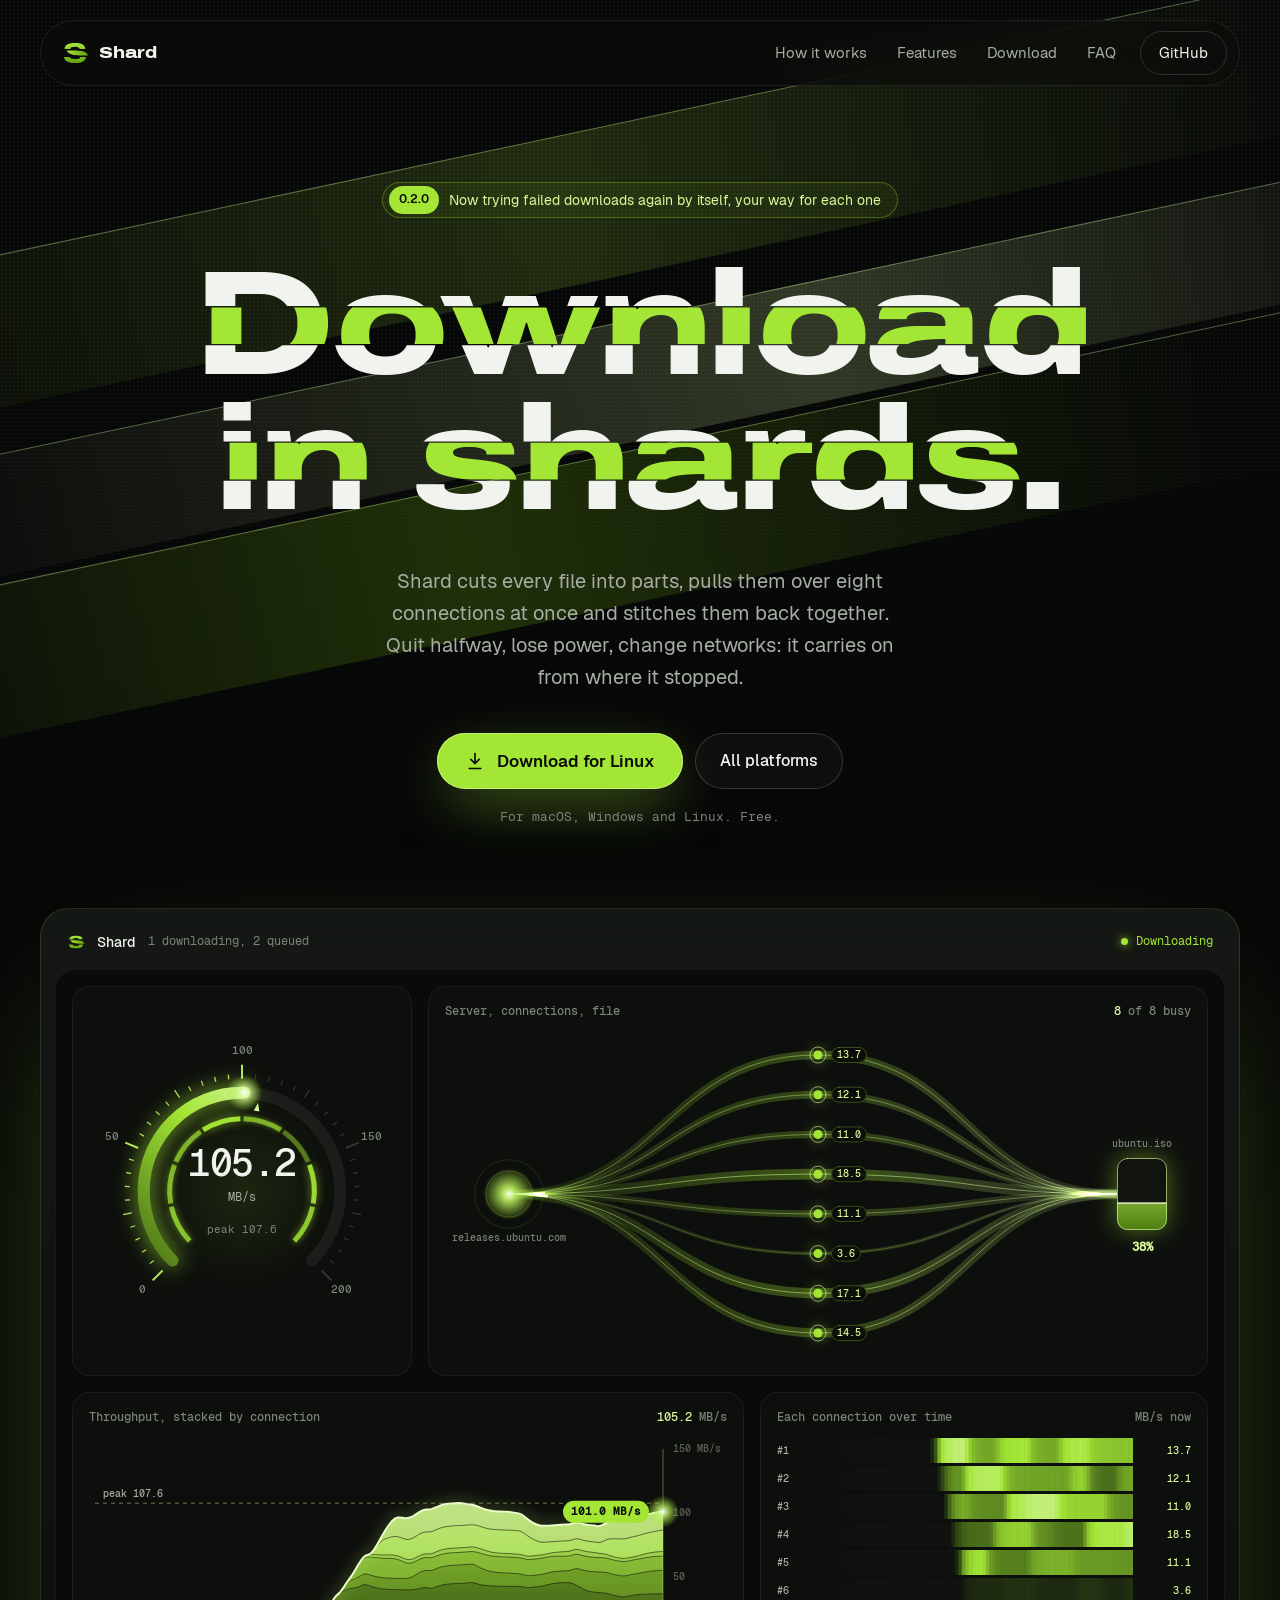
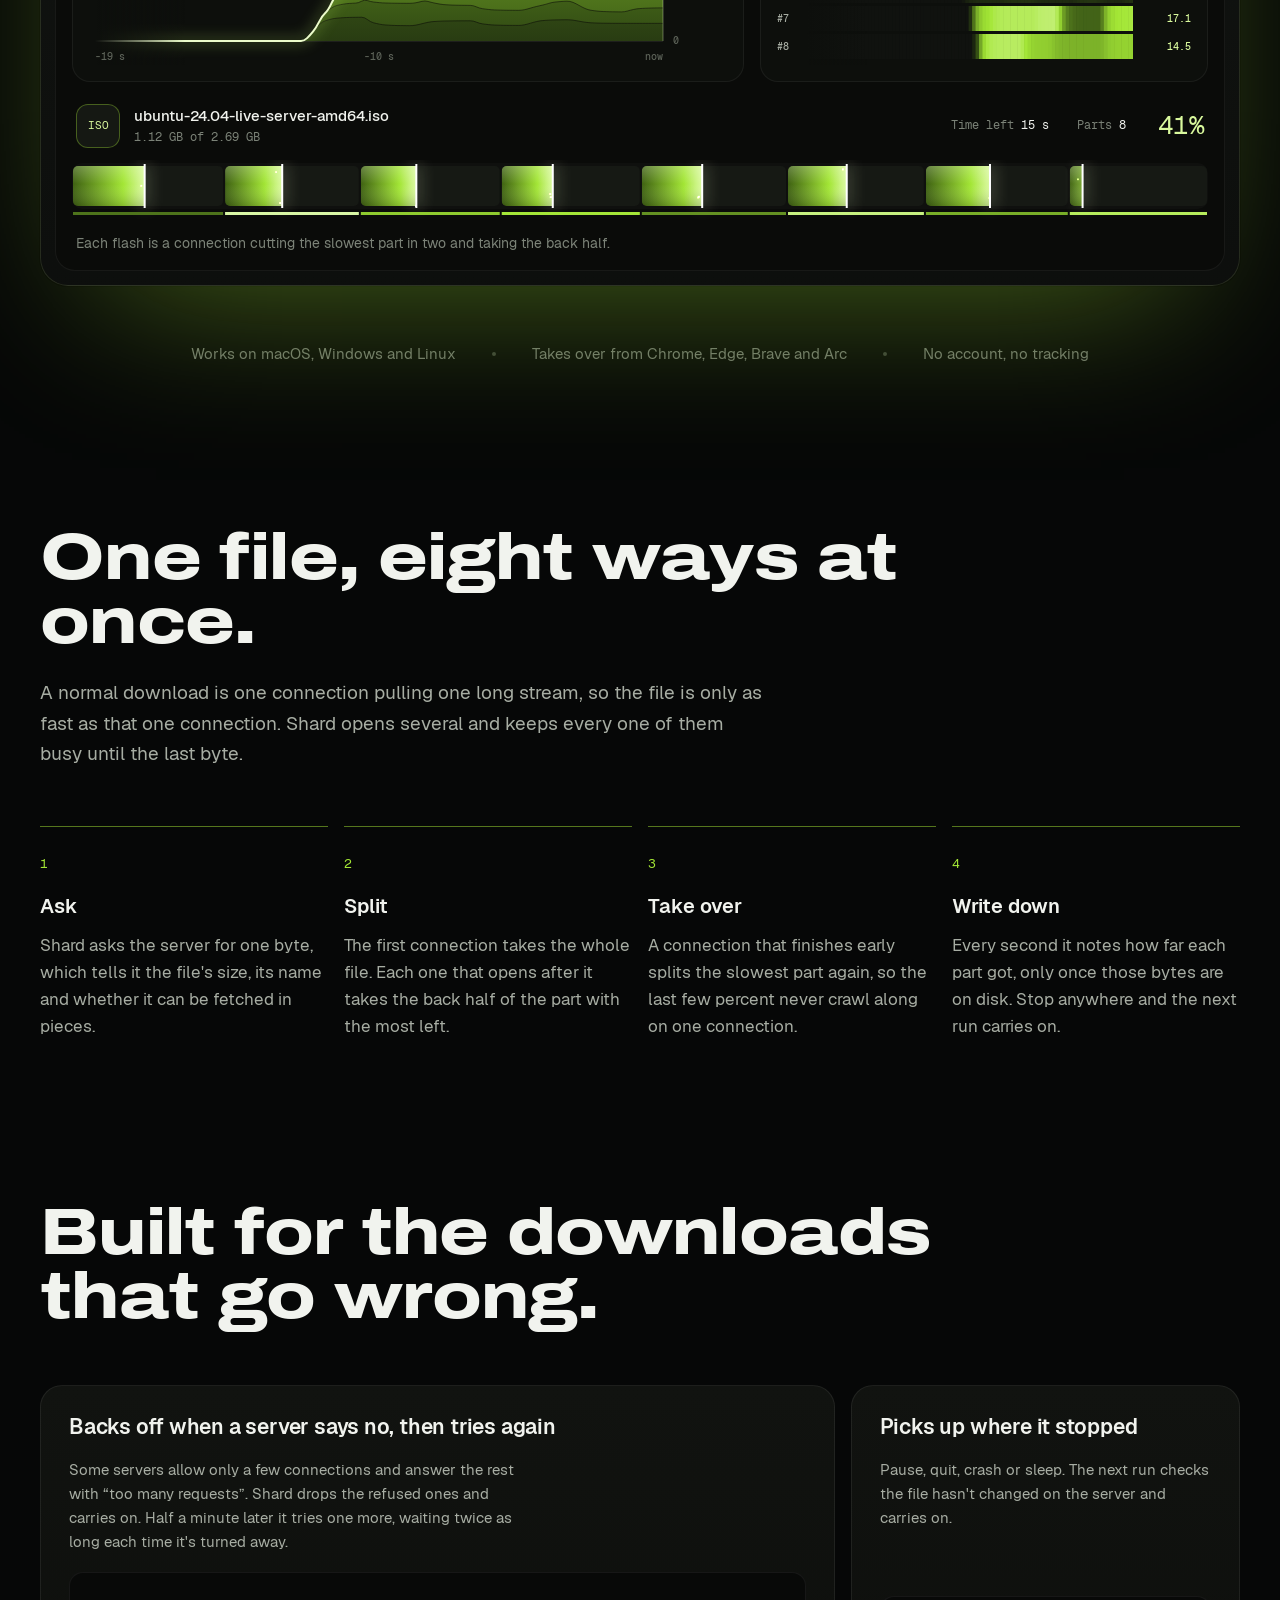
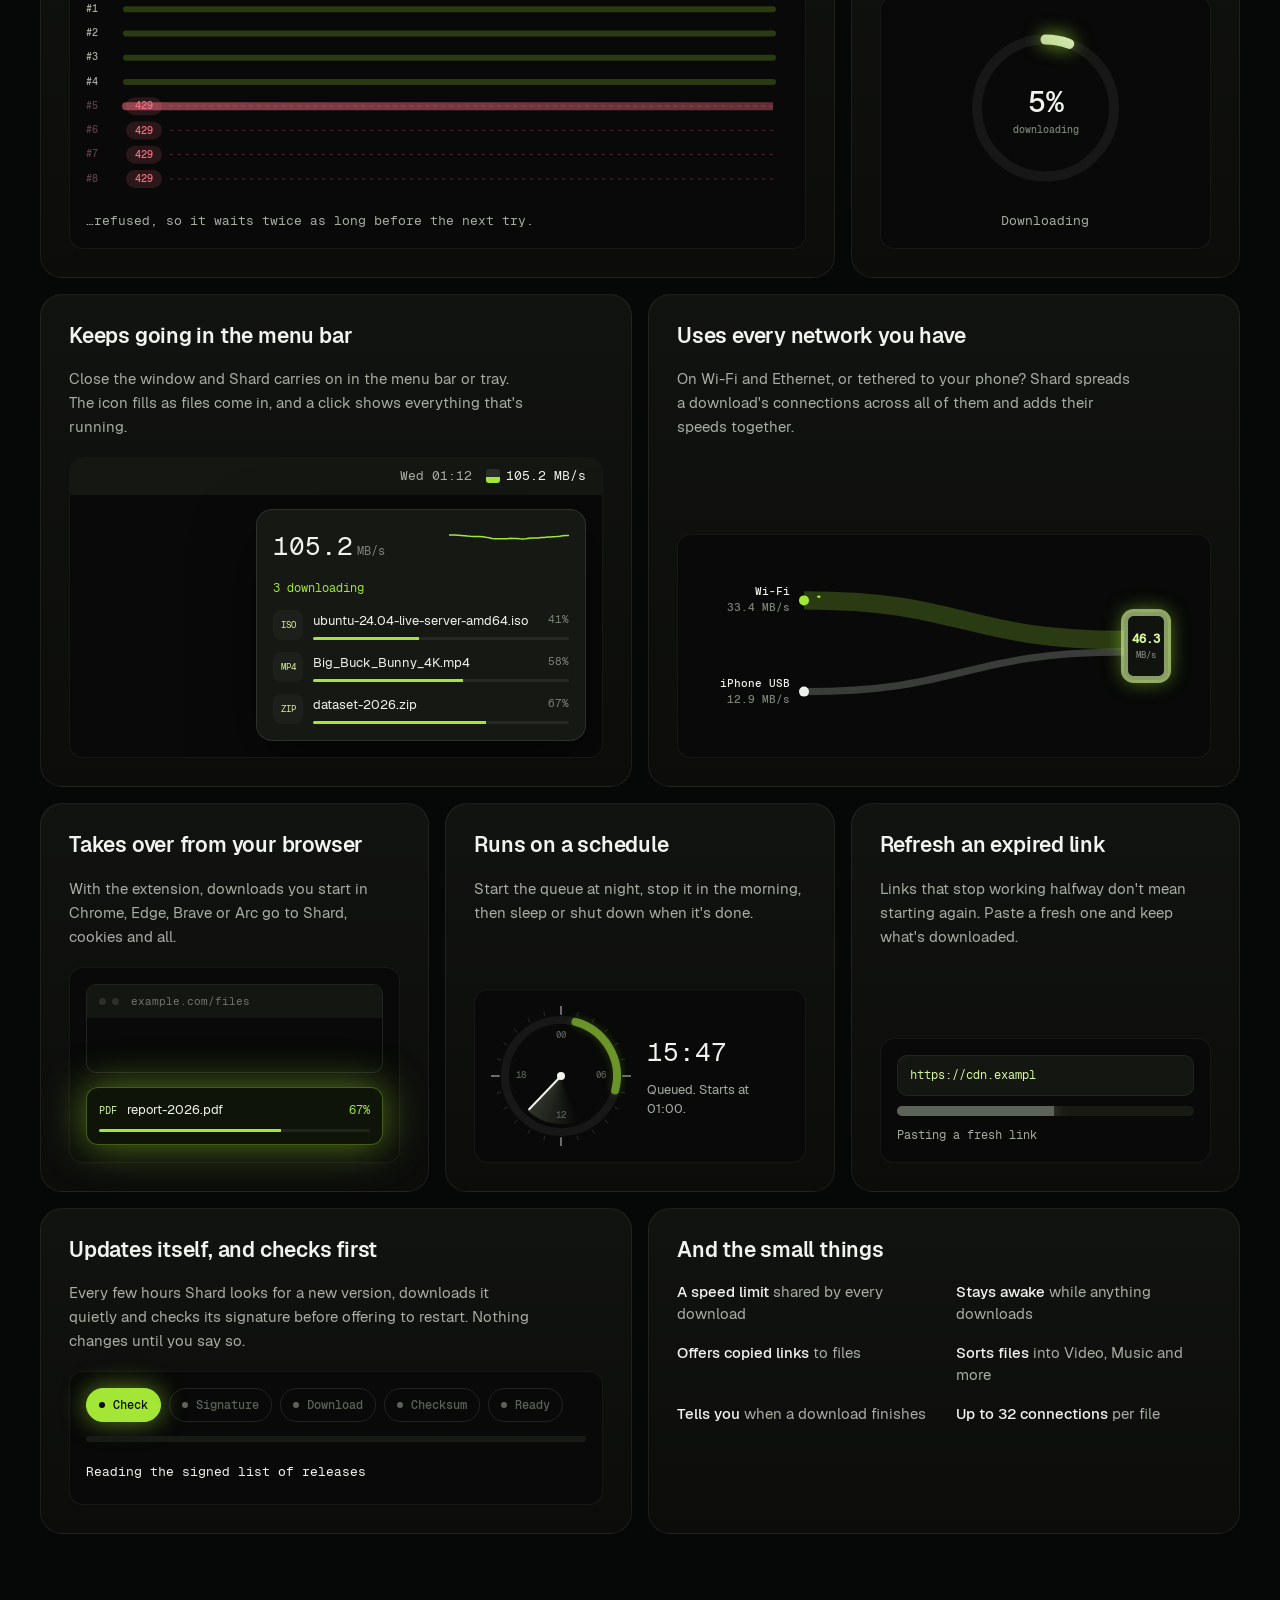
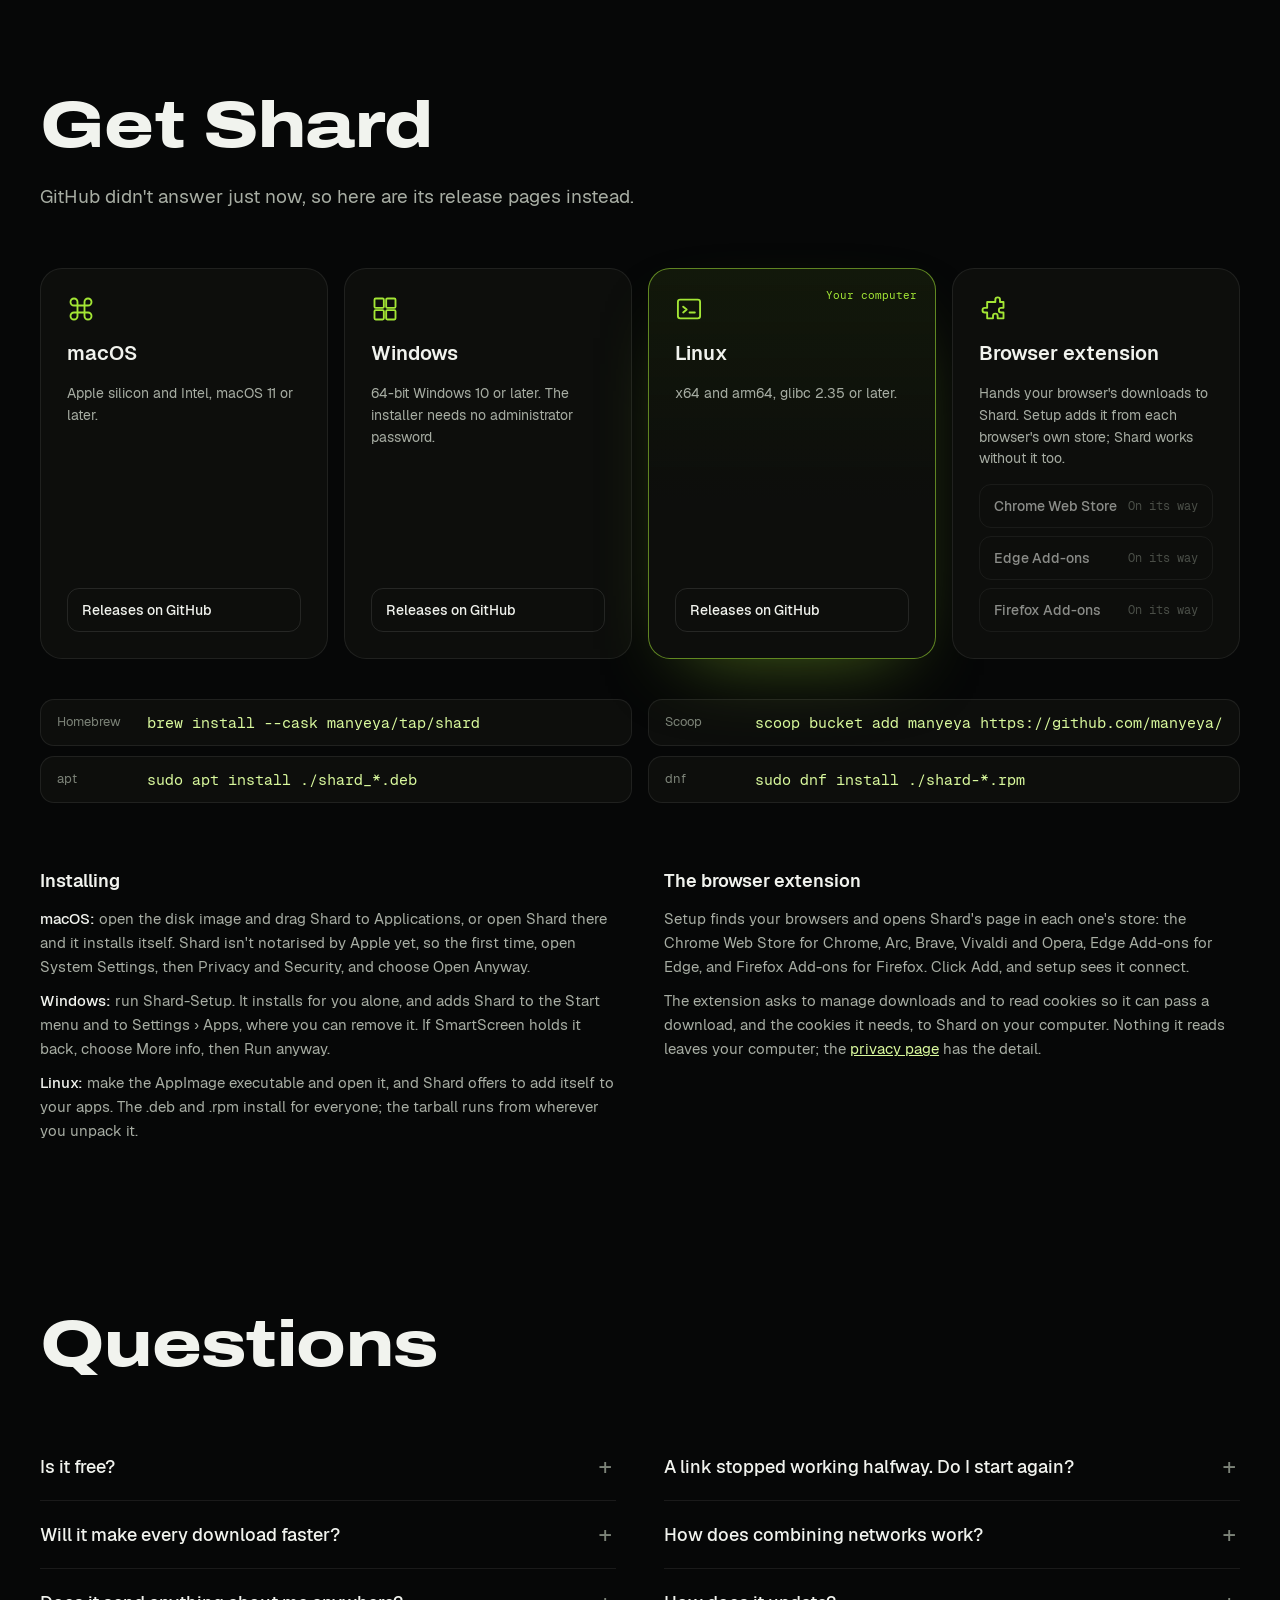
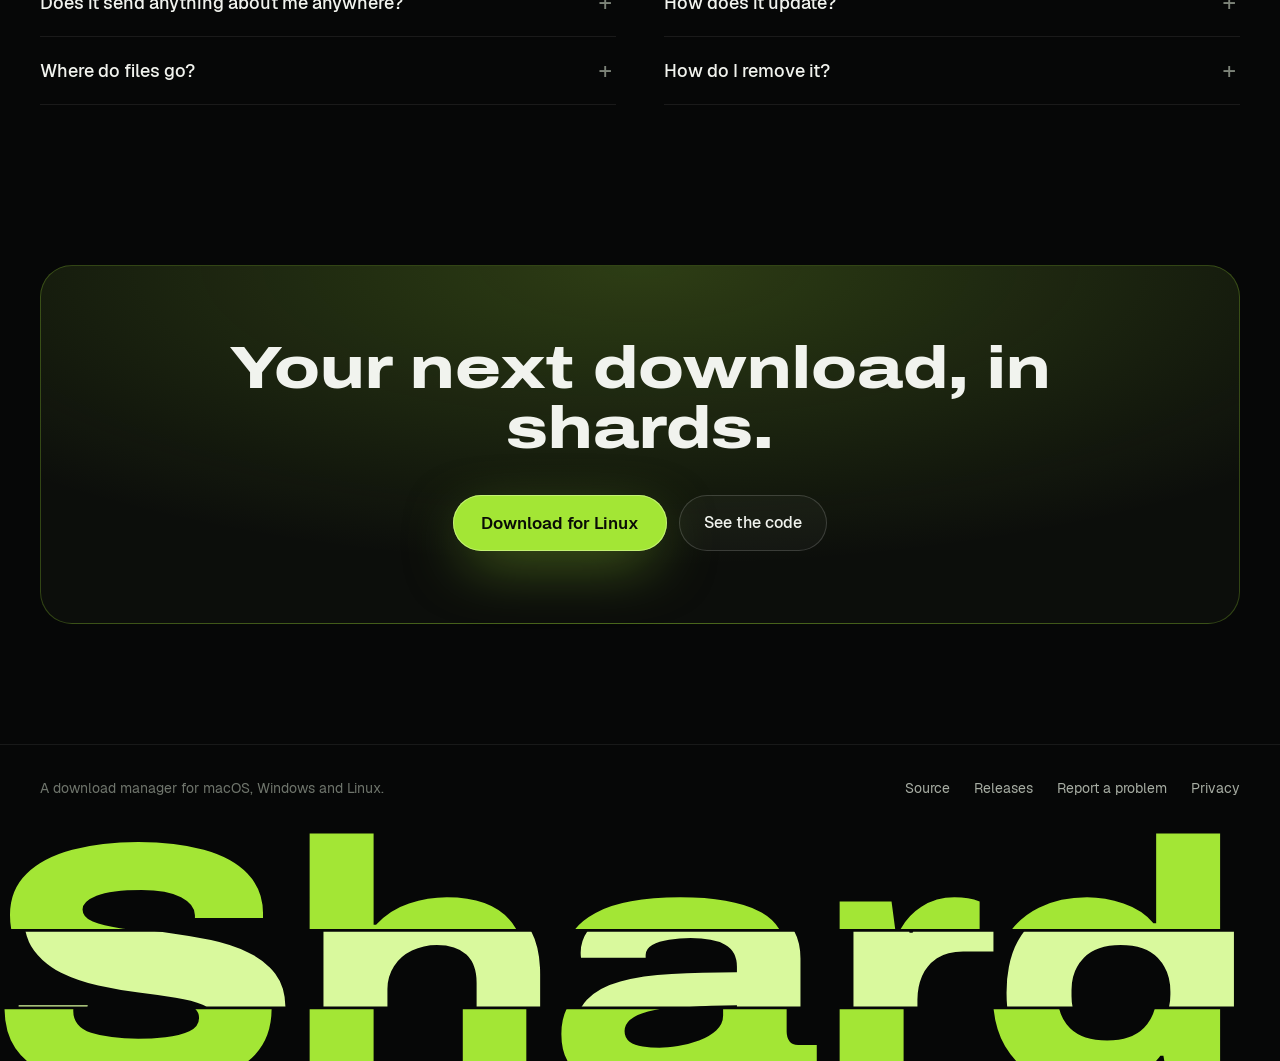
<file: site/index.html>
<!doctype html>
<html lang="en">
<head>
  <meta charset="utf-8">
  <meta name="viewport" content="width=device-width, initial-scale=1">
  <title>Shard: download in shards</title>
  <meta name="description" content="Shard is a download manager for macOS, Windows and Linux. It cuts every file into parts, fetches them over many connections at once, and carries on wherever it stopped.">
  <meta name="theme-color" content="#060707">
  <meta property="og:title" content="Shard: download in shards">
  <meta property="og:description" content="A download manager that fetches every file in parallel parts, and picks up where it stopped.">
  <meta property="og:image" content="https://manyeya.github.io/shard/social-preview.png">
  <meta property="og:image:width" content="1280">
  <meta property="og:image:height" content="640">
  <meta name="twitter:card" content="summary_large_image">
  <link rel="icon" href="favicon.png">
  <link rel="preload" href="fonts/ArchivoExpanded-ExtraBold.ttf" as="font" type="font/ttf" crossorigin>
  <link rel="stylesheet" href="style.css">
</head>
<body>
<a class="skip" href="#main">Skip to the content</a>
<div class="page">
  <div class="shards" aria-hidden="true">
    <div class="shard-beam s1"></div>
    <div class="shard-beam s2"></div>
    <div class="shard-beam s3"></div>
    <div class="grain"></div>
  </div>

  <header class="wrap nav">
    <a class="brand" href="#top" aria-label="Shard, back to the top">
      <img src="logo.svg" alt="" width="28" height="28">
      <span class="disp">Shard</span>
    </a>
    <nav class="navlinks" aria-label="Sections">
      <a href="#how">How it works</a>
      <a href="#features">Features</a>
      <a href="#download">Download</a>
      <a href="#faq">FAQ</a>
    </nav>
    <a class="nav-github" href="https://github.com/manyeya/shard">GitHub</a>
  </header>

  <main id="main">
    <section id="top" class="wrap hero">
      <a class="pill" href="#features"><span>0.2.0</span>Now trying failed downloads again by itself, your way for each one</a>
      <h1 class="sliced disp" aria-label="Download in shards.">
        <span class="line" aria-hidden="true">Download</span>
        <span class="line" aria-hidden="true">in shards.</span>
      </h1>
      <p class="lede">Shard cuts every file into parts, pulls them over eight connections at once and stitches them back together. Quit halfway, lose power, change networks: it carries on from where it stopped.</p>
      <div class="ctas">
        <a class="cta" id="get" href="https://github.com/manyeya/shard/releases/latest">
          <svg width="20" height="20" viewBox="0 0 24 24" fill="none" stroke="currentColor" stroke-width="2" stroke-linecap="round" stroke-linejoin="round" aria-hidden="true"><path d="M12 3v12"/><path d="m7 10 5 5 5-5"/><path d="M5 21h14"/></svg>
          <span id="get-label">Download Shard</span>
        </a>
        <a class="ghost" href="#download">All platforms</a>
      </div>
      <p class="mono fine" id="get-note">For macOS, Windows and Linux. Free.</p>
    </section>

    <section class="wrap console-wrap" aria-label="A simulated download in Shard: a speed gauge, the connections carrying the file, a throughput chart, each connection's speed over time, and the file's parts filling.">
      <div class="glass">
        <div class="console-bar">
          <img src="logo.svg" alt="" width="18" height="18">
          <span class="console-title">Shard</span>
          <span class="mono dim">1 downloading, 2 queued</span>
          <span class="mono live-dot"><i></i><span id="c-state">Downloading</span></span>
        </div>
        <div class="console">
          <div class="cluster">
            <div class="card gauge-card">
              <div class="gauge">
                <canvas id="au-gauge" aria-hidden="true"></canvas>
                <div class="gauge-read">
                  <div class="mono gauge-speed" id="g-speed">0.0</div>
                  <div class="mono gauge-unit">MB/s</div>
                  <div class="mono gauge-peak">peak <span id="g-peak">0.0</span></div>
                </div>
              </div>
            </div>
            <div class="card">
              <div class="card-h"><span>Server, connections, file</span><span><b id="f-live">8</b> of <span id="f-n">8</span> busy</span></div>
              <canvas id="au-flow" class="fill" style="height: 330px" aria-hidden="true"></canvas>
            </div>
          </div>
          <div class="cluster2">
            <div class="card">
              <div class="card-h"><span>Throughput, stacked by connection</span><span><b id="c-speed">0.0</b> MB/s</span></div>
              <canvas id="au-chart" class="fill" style="height: 230px" aria-hidden="true"></canvas>
            </div>
            <div class="card">
              <div class="card-h"><span>Each connection over time</span><span>MB/s now</span></div>
              <canvas id="au-spectro" class="fill" style="height: 230px" aria-hidden="true"></canvas>
            </div>
          </div>
          <div class="file-row">
            <span class="mono tile-kind">ISO</span>
            <div class="file-meta">
              <div class="file-name">ubuntu-24.04-live-server-amd64.iso</div>
              <div class="mono dim small" id="c-file">0 of 2.69 GB</div>
            </div>
            <div class="mono file-stats">
              <span>Time left <b id="c-eta">Starting</b></span>
              <span>Parts <b id="c-parts">1</b></span>
            </div>
            <span class="mono file-pct" id="c-pct">0%</span>
          </div>
          <canvas id="au-map" class="fill" style="height: 62px" aria-hidden="true"></canvas>
          <p class="caption" id="c-caption">Each flash is a connection cutting the slowest part in two and taking the back half.</p>
        </div>
      </div>
    </section>

    <section class="wrap works" aria-label="Works with">
      <span>Works on macOS, Windows and Linux</span><i></i>
      <span>Takes over from Chrome, Edge, Brave and Arc</span><i></i>
      <span>No account, no tracking</span>
    </section>

    <section id="how" class="wrap section">
      <h2 class="disp">One file, eight ways at once.</h2>
      <p class="intro">A normal download is one connection pulling one long stream, so the file is only as fast as that one connection. Shard opens several and keeps every one of them busy until the last byte.</p>
      <ol class="steps">
        <li><span class="mono">1</span><h3>Ask</h3><p>Shard asks the server for one byte, which tells it the file's size, its name and whether it can be fetched in pieces.</p></li>
        <li><span class="mono">2</span><h3>Split</h3><p>The first connection takes the whole file. Each one that opens after it takes the back half of the part with the most left.</p></li>
        <li><span class="mono">3</span><h3>Take over</h3><p>A connection that finishes early splits the slowest part again, so the last few percent never crawl along on one connection.</p></li>
        <li><span class="mono">4</span><h3>Write down</h3><p>Every second it notes how far each part got, only once those bytes are on disk. Stop anywhere and the next run carries on.</p></li>
      </ol>
    </section>

    <section id="features" class="wrap section">
      <h2 class="disp">Built for the downloads that go wrong.</h2>
      <div class="bento">
        <article class="tile w4">
          <h3>Backs off when a server says no, then tries again</h3>
          <p>Some servers allow only a few connections and answer the rest with “too many requests”. Shard drops the refused ones and carries on. Half a minute later it tries one more, waiting twice as long each time it's turned away.</p>
          <div class="stage">
            <canvas id="au-limit" class="fill" style="height: 210px" aria-hidden="true"></canvas>
            <div class="mono note" id="lim-note">Starting with 8 connections</div>
          </div>
        </article>
        <article class="tile">
          <h3>Picks up where it stopped</h3>
          <p>Pause, quit, crash or sleep. The next run checks the file hasn't changed on the server and carries on.</p>
          <div class="stage">
            <canvas id="au-resume" class="fill" style="height: 190px" aria-hidden="true"></canvas>
            <div class="mono note center" id="res-note">Downloading</div>
          </div>
        </article>

        <article class="tile w3">
          <h3>Keeps going in the menu bar</h3>
          <p>Close the window and Shard carries on in the menu bar or tray. The icon fills as files come in, and a click shows everything that's running.</p>
          <div class="stage tray-stage">
            <div class="menubar">
              <span class="mono">Wed 01:12</span>
              <span class="menubar-shard"><span class="tray-icon"><i id="t-icon"></i></span><span class="mono"><span class="t-speed">0.0</span> MB/s</span></span>
            </div>
            <div class="tray">
              <div class="tray-head">
                <span><span class="mono tray-big t-speed">0.0</span> <span class="mono dim small">MB/s</span></span>
                <svg width="120" height="30" viewBox="0 0 120 30" aria-hidden="true"><path id="t-spark" d="M0,28 L120,28" fill="none" stroke="#a3e635" stroke-width="1.5"/></svg>
              </div>
              <div class="mono lime small">3 downloading</div>
              <div class="tray-row"><span class="mono tile-kind sm">ISO</span><div><div class="tray-line"><span>ubuntu-24.04-live-server-amd64.iso</span><span class="mono dim" id="tr0">0%</span></div><span class="meter"><i id="tb0"></i></span></div></div>
              <div class="tray-row"><span class="mono tile-kind sm">MP4</span><div><div class="tray-line"><span>Big_Buck_Bunny_4K.mp4</span><span class="mono dim" id="tr1">0%</span></div><span class="meter"><i id="tb1"></i></span></div></div>
              <div class="tray-row"><span class="mono tile-kind sm">ZIP</span><div><div class="tray-line"><span>dataset-2026.zip</span><span class="mono dim" id="tr2">0%</span></div><span class="meter"><i id="tb2"></i></span></div></div>
            </div>
          </div>
        </article>
        <article class="tile w3">
          <h3>Uses every network you have</h3>
          <p>On Wi-Fi and Ethernet, or tethered to your phone? Shard spreads a download's connections across all of them and adds their speeds together.</p>
          <div class="stage"><canvas id="au-nets" class="fill" style="height: 190px" aria-hidden="true"></canvas></div>
        </article>

        <article class="tile">
          <h3>Takes over from your browser</h3>
          <p>With the extension, downloads you start in Chrome, Edge, Brave or Arc go to Shard, cookies and all.</p>
          <div class="stage hand">
            <div class="browser">
              <div class="mono browser-bar"><i></i><i></i><span>example.com/files</span></div>
              <div class="browser-body"><div class="mono chip" id="h-chip">report-2026.pdf</div></div>
            </div>
            <div class="hand-card" id="h-card">
              <div class="hand-line"><span class="mono lime-pale tiny">PDF</span><span>report-2026.pdf</span><span class="mono lime" id="h-pct">0%</span></div>
              <span class="meter"><i id="h-bar"></i></span>
            </div>
          </div>
        </article>
        <article class="tile">
          <h3>Runs on a schedule</h3>
          <p>Start the queue at night, stop it in the morning, then sleep or shut down when it's done.</p>
          <div class="stage dial-stage">
            <canvas id="au-dial" style="width: 140px; height: 140px" aria-hidden="true"></canvas>
            <div><div class="mono dial-time" id="s-time">00:00</div><div class="dial-state" id="s-state">Queued. Starts at 01:00.</div></div>
          </div>
        </article>
        <article class="tile">
          <h3>Refresh an expired link</h3>
          <p>Links that stop working halfway don't mean starting again. Paste a fresh one and keep what's downloaded.</p>
          <div class="stage refresh">
            <div class="mono url" id="r-url">Link expired: the server says 403</div>
            <div class="refresh-bar"><span id="r-bar"></span></div>
            <div class="mono small dim2" id="r-note">1.42 GB of 2.69 GB kept</div>
          </div>
        </article>

        <article class="tile w3">
          <h3>Updates itself, and checks first</h3>
          <p>Every few hours Shard looks for a new version, downloads it quietly and checks its signature before offering to restart. Nothing changes until you say so.</p>
          <div class="stage update">
            <div class="chain" id="u-chain"><span><i></i>Check</span><span><i></i>Signature</span><span><i></i>Download</span><span><i></i>Checksum</span><span><i></i>Ready</span></div>
            <div class="update-bar"><span id="u-bar"></span></div>
            <div class="update-line"><span class="mono" id="u-text">Reading the signed list of releases</span><span class="restart" id="u-ready" hidden>Restart to update</span></div>
          </div>
        </article>
        <article class="tile w3 small-things">
          <h3>And the small things</h3>
          <ul>
            <li><b>A speed limit</b> shared by every download</li>
            <li><b>Stays awake</b> while anything downloads</li>
            <li><b>Offers copied links</b> to files</li>
            <li><b>Sorts files</b> into Video, Music and more</li>
            <li><b>Tells you</b> when a download finishes</li>
            <li><b>Up to 32 connections</b> per file</li>
          </ul>
        </article>
      </div>
    </section>

    <section id="download" class="wrap section">
      <h2 class="disp">Get Shard</h2>
      <p class="intro" id="release-line">The latest release, straight from GitHub. Free, and there's nothing to sign up for.</p>
      <div class="plats">
        <div class="plat" data-os="mac">
          <svg width="28" height="28" viewBox="0 0 24 24" fill="none" stroke="#a3e635" stroke-width="1.6" stroke-linecap="round" stroke-linejoin="round" aria-hidden="true"><path d="M9 6a3 3 0 1 0-3 3h12a3 3 0 1 0-3-3v12a3 3 0 1 0 3-3H6a3 3 0 1 0 3 3z"/></svg>
          <h3>macOS</h3><p>Apple silicon and Intel, macOS 11 or later.</p>
          <div class="files" data-files="macos-universal.dmg"></div>
          <span class="mono yours">Your computer</span>
        </div>
        <div class="plat" data-os="windows">
          <svg width="28" height="28" viewBox="0 0 24 24" fill="none" stroke="#a3e635" stroke-width="1.6" stroke-linejoin="round" aria-hidden="true"><rect x="3" y="3" width="8" height="8" rx="1"/><rect x="13" y="3" width="8" height="8" rx="1"/><rect x="3" y="13" width="8" height="8" rx="1"/><rect x="13" y="13" width="8" height="8" rx="1"/></svg>
          <h3>Windows</h3><p>64-bit Windows 10 or later. The installer needs no administrator password.</p>
          <div class="files" data-files="setup windows-x64.zip"></div>
          <span class="mono yours">Your computer</span>
        </div>
        <div class="plat" data-os="linux">
          <svg width="28" height="28" viewBox="0 0 24 24" fill="none" stroke="#a3e635" stroke-width="1.6" stroke-linecap="round" stroke-linejoin="round" aria-hidden="true"><rect x="2.5" y="4" width="19" height="16" rx="2"/><path d="m7 10 3 2.5L7 15"/><path d="M12.5 15H17"/></svg>
          <h3>Linux</h3><p>x64 and arm64, glibc 2.35 or later.</p>
          <div class="files" data-files="linux-x64.AppImage linux-arm64.AppImage amd64.deb arm64.deb x86_64.rpm aarch64.rpm linux-x64.tar.gz linux-arm64.tar.gz"></div>
          <span class="mono yours">Your computer</span>
        </div>
        <div class="plat" data-os="extension">
          <svg width="28" height="28" viewBox="0 0 24 24" fill="none" stroke="#a3e635" stroke-width="1.6" stroke-linecap="round" stroke-linejoin="round" aria-hidden="true"><path d="M14 4a2 2 0 1 1 4 0v2h3v5h-2a2 2 0 1 0 0 4h2v5h-5v-2a2 2 0 1 0-4 0v2H7v-5H5a2 2 0 1 1 0-4h2V6h7z"/></svg>
          <h3>Browser extension</h3><p>Hands your browser's downloads to Shard. Setup adds it from each browser's own store; Shard works without it too.</p>
          <div class="files" data-stores></div>
        </div>
      </div>
      <p class="checksums" id="checksums"></p>
      <div class="managers" aria-label="Package managers">
        <div><span>Homebrew</span><code>brew install --cask manyeya/tap/shard</code></div>
        <div><span>Scoop</span><code>scoop bucket add manyeya https://github.com/manyeya/scoop-bucket; scoop install shard</code></div>
        <div><span>apt</span><code>sudo apt install ./shard_*.deb</code></div>
        <div><span>dnf</span><code>sudo dnf install ./shard-*.rpm</code></div>
      </div>
      <div class="install">
        <div>
          <h3>Installing</h3>
          <p><b>macOS:</b> open the disk image and drag Shard to Applications, or open Shard there and it installs itself. Shard isn't notarised by Apple yet, so the first time, open System Settings, then Privacy and Security, and choose Open Anyway.</p>
          <p><b>Windows:</b> run Shard-Setup. It installs for you alone, and adds Shard to the Start menu and to Settings › Apps, where you can remove it. If SmartScreen holds it back, choose More info, then Run anyway.</p>
          <p><b>Linux:</b> make the AppImage executable and open it, and Shard offers to add itself to your apps. The .deb and .rpm install for everyone; the tarball runs from wherever you unpack it.</p>
        </div>
        <div>
          <h3>The browser extension</h3>
          <p>Setup finds your browsers and opens Shard's page in each one's store: the Chrome Web Store for Chrome, Arc, Brave, Vivaldi and Opera, Edge Add-ons for Edge, and Firefox Add-ons for Firefox. Click Add, and setup sees it connect.</p>
          <p>The extension asks to manage downloads and to read cookies so it can pass a download, and the cookies it needs, to Shard on your computer. Nothing it reads leaves your computer; the <a href="privacy.html">privacy page</a> has the detail.</p>
        </div>
      </div>
    </section>

    <section id="faq" class="wrap section">
      <h2 class="disp">Questions</h2>
      <div class="faq">
        <div>
          <details><summary>Is it free?</summary><p>Yes. The code is on GitHub, and there's nothing to buy or sign up for.</p></details>
          <details><summary>Will it make every download faster?</summary><p>Only when one connection isn't using your whole line, which is common: many servers and routes limit each connection. If one connection already fills it, you still get resuming, the queue and the rest.</p></details>
          <details><summary>Does it send anything about me anywhere?</summary><p>No. Shard talks to the servers you download from, and to GitHub to check for updates. There's no account, no tracking and no analytics. The <a href="privacy.html">privacy page</a> lists everything it keeps.</p></details>
          <details><summary>Where do files go?</summary><p>Your Downloads folder, unless you choose another, ask to be asked each time, or sort files into folders by kind.</p></details>
        </div>
        <div>
          <details><summary>A link stopped working halfway. Do I start again?</summary><p>No. Right-click the download, choose Refresh link and paste a fresh link to the same file. If it's the same size, Shard keeps everything it already has.</p></details>
          <details><summary>How does combining networks work?</summary><p>Each connection is tied to one of your networks, taking them in turn, so a download's parts come in over all of them. You need two working connections, such as Wi-Fi and Ethernet, or Wi-Fi and a phone over USB.</p></details>
          <details><summary>How does it update?</summary><p>It checks for a new version every six hours, downloads it quietly, checks its signature and asks you to restart. Nothing changes until you choose to.</p></details>
          <details><summary>How do I remove it?</summary><p>On Windows, from Settings › Apps. On macOS, drag Shard from Applications to the Bin, or run <code>brew uninstall --cask shard</code>. On Linux, run <code>shard --uninstall</code>, or remove the package. Your downloaded files stay where they are.</p></details>
        </div>
      </div>
    </section>

    <section class="wrap last">
      <h2 class="disp">Your next download, in shards.</h2>
      <div class="ctas">
        <a class="cta" id="get2" href="https://github.com/manyeya/shard/releases/latest">Download Shard</a>
        <a class="ghost" href="https://github.com/manyeya/shard">See the code</a>
      </div>
    </section>
  </main>

  <footer class="footer">
    <div class="wrap footer-row">
      <span>A download manager for macOS, Windows and Linux.</span>
      <nav aria-label="Elsewhere">
        <a href="https://github.com/manyeya/shard">Source</a>
        <a href="https://github.com/manyeya/shard/releases">Releases</a>
        <a href="https://github.com/manyeya/shard/issues">Report a problem</a>
        <a href="privacy.html">Privacy</a>
      </nav>
    </div>
    <div class="disp wordmark" aria-hidden="true">
      <span>Shard</span><span>Shard</span><span>Shard</span>
    </div>
  </footer>
</div>
<script src="main.js"></script>
</body>
</html>
</file>
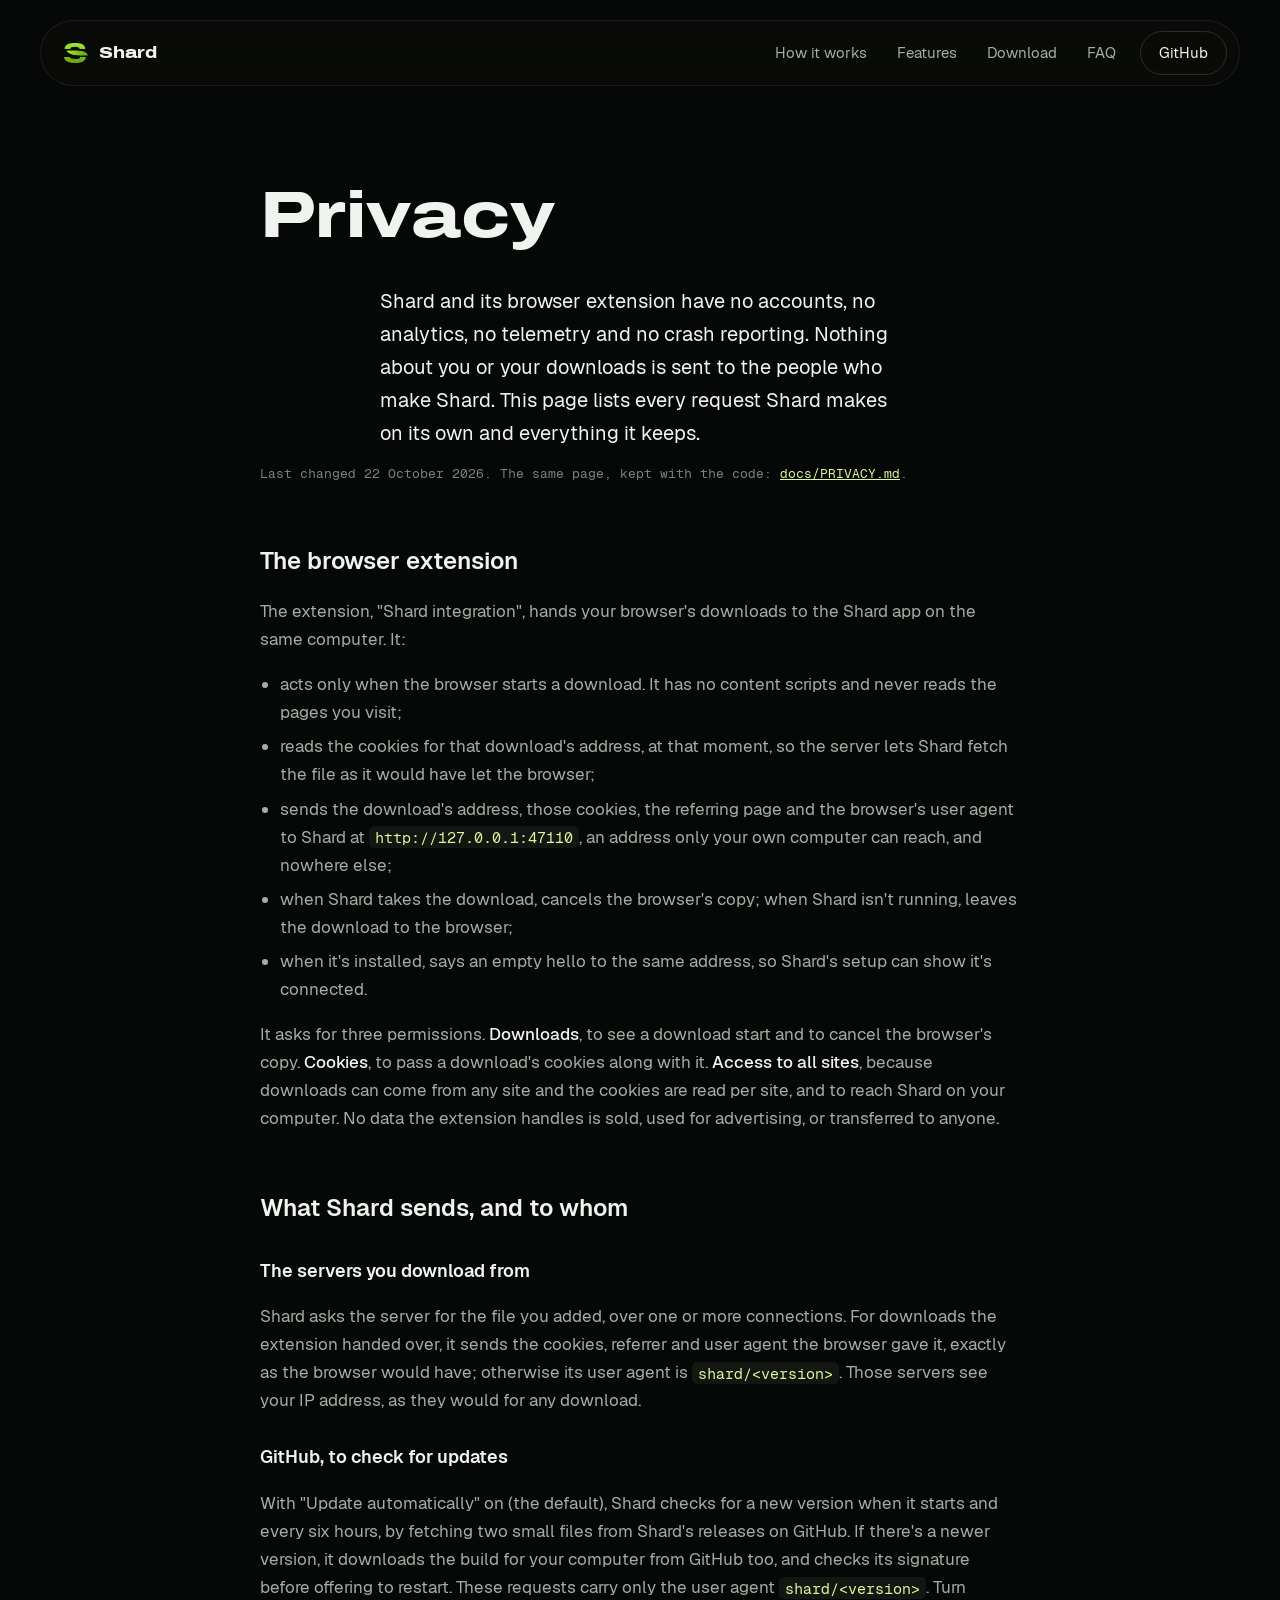
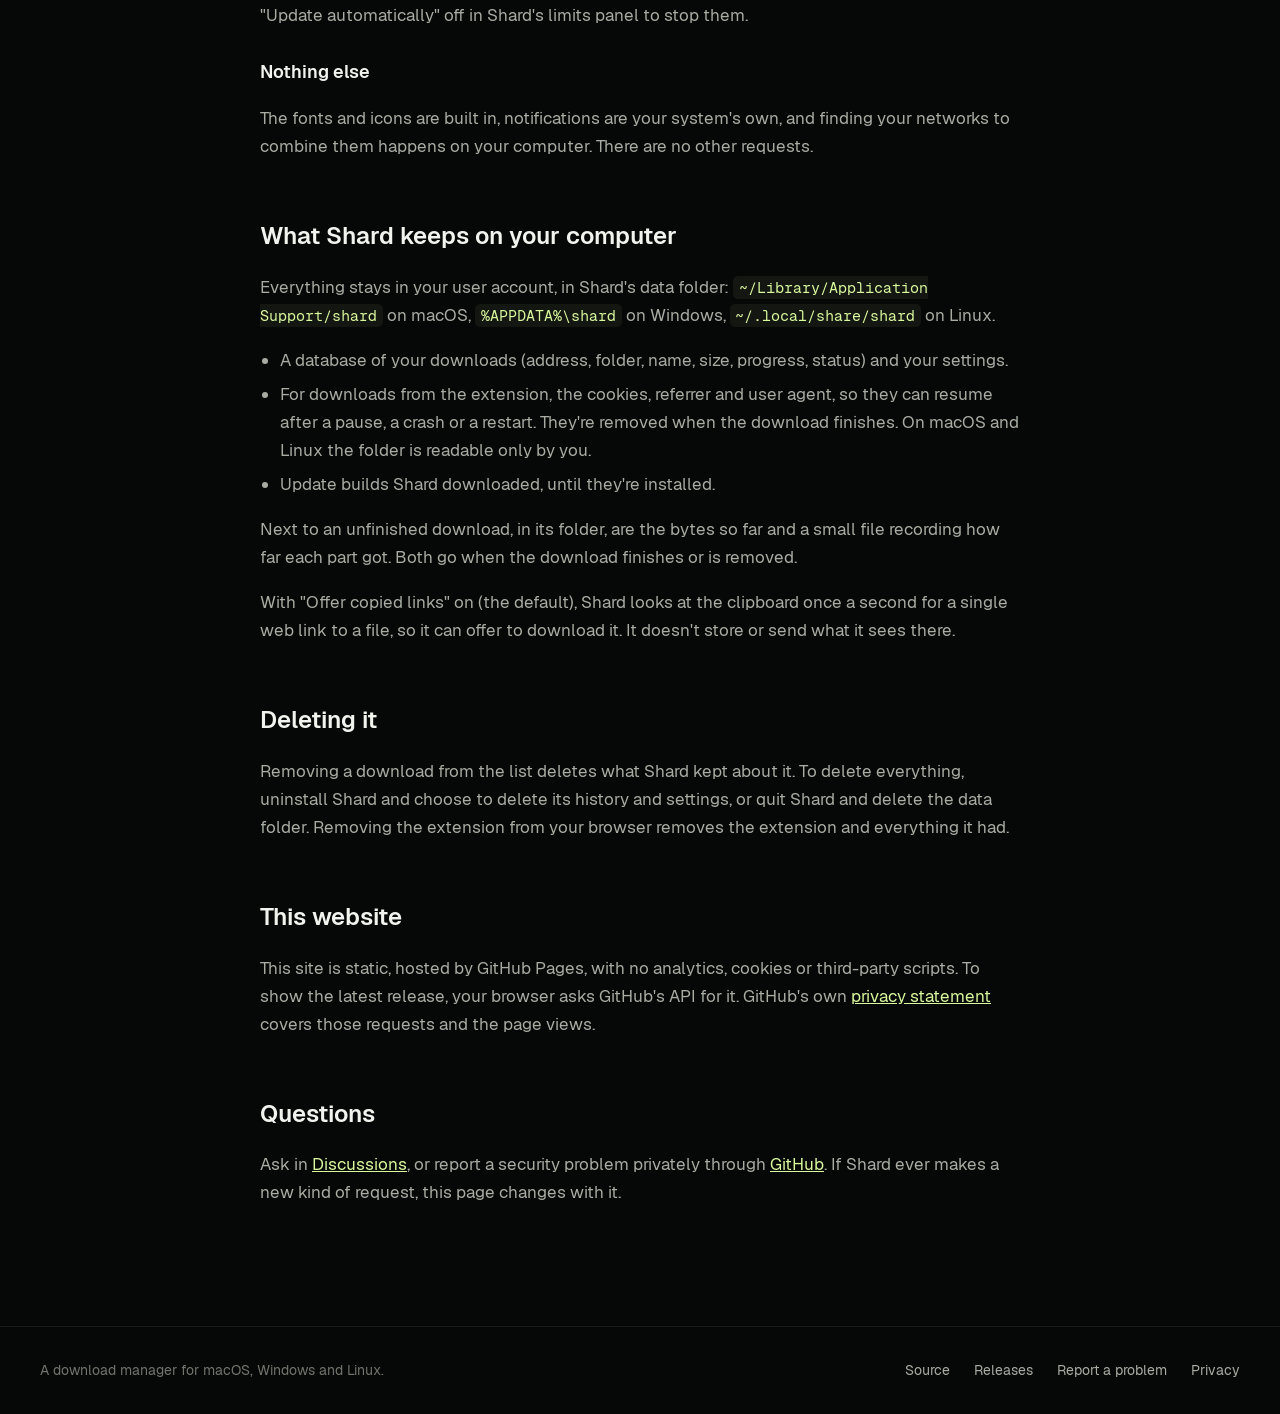
<file: site/privacy.html>
<!doctype html>
<html lang="en">
<head>
  <meta charset="utf-8">
  <meta name="viewport" content="width=device-width, initial-scale=1">
  <title>Shard privacy</title>
  <meta name="description" content="What Shard and its browser extension send, what they keep on your computer, and how to delete it. No accounts, no analytics, no telemetry.">
  <meta name="theme-color" content="#060707">
  <link rel="icon" href="favicon.png">
  <link rel="stylesheet" href="style.css">
</head>
<body>
<a class="skip" href="#main">Skip to the content</a>
<div class="page">
  <header class="wrap nav">
    <a class="brand" href="./" aria-label="Shard, the home page">
      <img src="logo.svg" alt="" width="28" height="28">
      <span class="disp">Shard</span>
    </a>
    <nav class="navlinks" aria-label="Sections">
      <a href="./#how">How it works</a>
      <a href="./#features">Features</a>
      <a href="./#download">Download</a>
      <a href="./#faq">FAQ</a>
    </nav>
    <a class="nav-github" href="https://github.com/manyeya/shard">GitHub</a>
  </header>

  <main id="main" class="wrap prose">
    <h1 class="disp">Privacy</h1>
    <p class="lede">Shard and its browser extension have no accounts, no analytics, no telemetry and no crash reporting. Nothing about you or your downloads is sent to the people who make Shard. This page lists every request Shard makes on its own and everything it keeps.</p>
    <p class="meta mono">Last changed 22 October 2026. The same page, kept with the code: <a href="https://github.com/manyeya/shard/blob/main/docs/PRIVACY.md">docs/PRIVACY.md</a>.</p>

    <h2>The browser extension</h2>
    <p>The extension, "Shard integration", hands your browser's downloads to the Shard app on the same computer. It:</p>
    <ul>
      <li>acts only when the browser starts a download. It has no content scripts and never reads the pages you visit;</li>
      <li>reads the cookies for that download's address, at that moment, so the server lets Shard fetch the file as it would have let the browser;</li>
      <li>sends the download's address, those cookies, the referring page and the browser's user agent to Shard at <code>http://127.0.0.1:47110</code>, an address only your own computer can reach, and nowhere else;</li>
      <li>when Shard takes the download, cancels the browser's copy; when Shard isn't running, leaves the download to the browser;</li>
      <li>when it's installed, says an empty hello to the same address, so Shard's setup can show it's connected.</li>
    </ul>
    <p>It asks for three permissions. <b>Downloads</b>, to see a download start and to cancel the browser's copy. <b>Cookies</b>, to pass a download's cookies along with it. <b>Access to all sites</b>, because downloads can come from any site and the cookies are read per site, and to reach Shard on your computer. No data the extension handles is sold, used for advertising, or transferred to anyone.</p>

    <h2>What Shard sends, and to whom</h2>
    <h3>The servers you download from</h3>
    <p>Shard asks the server for the file you added, over one or more connections. For downloads the extension handed over, it sends the cookies, referrer and user agent the browser gave it, exactly as the browser would have; otherwise its user agent is <code>shard/&lt;version&gt;</code>. Those servers see your IP address, as they would for any download.</p>
    <h3>GitHub, to check for updates</h3>
    <p>With "Update automatically" on (the default), Shard checks for a new version when it starts and every six hours, by fetching two small files from Shard's releases on GitHub. If there's a newer version, it downloads the build for your computer from GitHub too, and checks its signature before offering to restart. These requests carry only the user agent <code>shard/&lt;version&gt;</code>. Turn "Update automatically" off in Shard's limits panel to stop them.</p>
    <h3>Nothing else</h3>
    <p>The fonts and icons are built in, notifications are your system's own, and finding your networks to combine them happens on your computer. There are no other requests.</p>

    <h2>What Shard keeps on your computer</h2>
    <p>Everything stays in your user account, in Shard's data folder: <code>~/Library/Application Support/shard</code> on macOS, <code>%APPDATA%\shard</code> on Windows, <code>~/.local/share/shard</code> on Linux.</p>
    <ul>
      <li>A database of your downloads (address, folder, name, size, progress, status) and your settings.</li>
      <li>For downloads from the extension, the cookies, referrer and user agent, so they can resume after a pause, a crash or a restart. They're removed when the download finishes. On macOS and Linux the folder is readable only by you.</li>
      <li>Update builds Shard downloaded, until they're installed.</li>
    </ul>
    <p>Next to an unfinished download, in its folder, are the bytes so far and a small file recording how far each part got. Both go when the download finishes or is removed.</p>
    <p>With "Offer copied links" on (the default), Shard looks at the clipboard once a second for a single web link to a file, so it can offer to download it. It doesn't store or send what it sees there.</p>

    <h2>Deleting it</h2>
    <p>Removing a download from the list deletes what Shard kept about it. To delete everything, uninstall Shard and choose to delete its history and settings, or quit Shard and delete the data folder. Removing the extension from your browser removes the extension and everything it had.</p>

    <h2>This website</h2>
    <p>This site is static, hosted by GitHub Pages, with no analytics, cookies or third-party scripts. To show the latest release, your browser asks GitHub's API for it. GitHub's own <a href="https://docs.github.com/site-policy/privacy-policies/github-general-privacy-statement">privacy statement</a> covers those requests and the page views.</p>

    <h2>Questions</h2>
    <p>Ask in <a href="https://github.com/manyeya/shard/discussions">Discussions</a>, or report a security problem privately through <a href="https://github.com/manyeya/shard/security/advisories/new">GitHub</a>. If Shard ever makes a new kind of request, this page changes with it.</p>
  </main>

  <footer class="footer">
    <div class="wrap footer-row">
      <span>A download manager for macOS, Windows and Linux.</span>
      <nav aria-label="Elsewhere">
        <a href="https://github.com/manyeya/shard">Source</a>
        <a href="https://github.com/manyeya/shard/releases">Releases</a>
        <a href="https://github.com/manyeya/shard/issues">Report a problem</a>
        <a href="privacy.html" aria-current="page">Privacy</a>
      </nav>
    </div>
  </footer>
</div>
</body>
</html>
</file>
<file: site/style.css>
@font-face { font-family: "Archivo Expanded"; src: url("fonts/ArchivoExpanded-ExtraBold.ttf") format("truetype"); font-weight: 800; font-display: swap; }
@font-face { font-family: "Geist"; src: url("fonts/Geist-Regular.ttf") format("truetype"); font-weight: 400; font-display: swap; }
@font-face { font-family: "Geist"; src: url("fonts/Geist-Medium.ttf") format("truetype"); font-weight: 500; font-display: swap; }
@font-face { font-family: "Geist"; src: url("fonts/Geist-SemiBold.ttf") format("truetype"); font-weight: 600; font-display: swap; }
@font-face { font-family: "Geist Mono"; src: url("fonts/GeistMono-Regular.ttf") format("truetype"); font-weight: 400; font-display: swap; }
@font-face { font-family: "Geist Mono"; src: url("fonts/GeistMono-Medium.ttf") format("truetype"); font-weight: 500; font-display: swap; }

:root {
  --bg: #060707;
  --panel: #0d0f0c;
  --text: #f1f3ee;
  --muted: #a7ada3;
  --faint: #7c8378;
  --lime: #a3e635;
  --lime-pale: #d9f99d;
  --ink: #0a0c06;
  --display: "Archivo Expanded", "Arial Black", sans-serif;
  --sans: "Geist", ui-sans-serif, system-ui, sans-serif;
  --mono: "Geist Mono", ui-monospace, monospace;
  color-scheme: dark;
}

* { box-sizing: border-box; }
html { scroll-behavior: smooth; }
body { margin: 0; background: var(--bg); color: var(--text); font: 400 17px/1.6 var(--sans); -webkit-font-smoothing: antialiased; }
a { color: var(--lime-pale); }
a:hover { color: #ffffff; }
img, canvas { display: block; }
code { font: 0.86em var(--mono); color: var(--lime-pale); background: #141612; padding: 0.12em 0.4em; border-radius: 5px; }
:focus-visible { outline: 2px solid var(--lime); outline-offset: 3px; border-radius: 6px; }
.skip { position: absolute; left: -9999px; top: 8px; }
.skip:focus { left: 16px; z-index: 10; background: var(--lime); color: var(--ink); padding: 8px 14px; border-radius: 8px; }

.disp { font-family: var(--display); font-weight: 800; }
.mono { font-family: var(--mono); }
.dim { color: var(--faint); }
.dim2 { color: var(--muted); }
.small { font-size: 12px; }
.tiny { font-size: 10px; }
.lime { color: var(--lime); }
.lime-pale { color: var(--lime-pale); }
.wrap { width: min(1200px, calc(100% - 32px)); margin: 0 auto; }
.page { position: relative; overflow: hidden; }

/* The three light slices behind the hero, cut like the logo */
.shards { position: absolute; left: 0; right: 0; top: 0; height: 1100px; overflow: hidden; pointer-events: none; }
.shard-beam { position: absolute; left: -20%; width: 140%; transform: rotate(-12deg); border-top: 1px solid rgba(217, 249, 157, 0.35); }
.shard-beam.s1 { top: 120px; height: 150px; background: linear-gradient(90deg, rgba(163, 230, 53, 0), rgba(163, 230, 53, 0.16) 45%, rgba(163, 230, 53, 0) 90%); animation: drift 16s ease-in-out infinite alternate; }
.shard-beam.s2 { top: 300px; height: 120px; margin-left: 7%; background: linear-gradient(90deg, rgba(217, 249, 157, 0), rgba(217, 249, 157, 0.2) 55%, rgba(217, 249, 157, 0) 95%); animation: drift 12s ease-in-out infinite alternate-reverse; }
.shard-beam.s3 { top: 450px; height: 150px; background: linear-gradient(90deg, rgba(101, 163, 13, 0), rgba(101, 163, 13, 0.26) 40%, rgba(101, 163, 13, 0) 85%); animation: drift 19s ease-in-out infinite alternate; }
@keyframes drift { from { translate: -5% 0; } to { translate: 5% 0; } }
.grain { position: absolute; inset: 0; background-image: radial-gradient(rgba(255, 255, 255, 0.05) 1px, transparent 1px); background-size: 4px 4px; -webkit-mask-image: linear-gradient(180deg, #000, transparent 85%); mask-image: linear-gradient(180deg, #000, transparent 85%); }

/* Navigation */
.nav { position: relative; z-index: 2; display: flex; align-items: center; gap: 24px; margin-top: 20px; padding: 10px 12px 10px 20px; border-radius: 999px; background: rgba(12, 13, 11, 0.7); border: 1px solid rgba(255, 255, 255, 0.08); -webkit-backdrop-filter: blur(16px); backdrop-filter: blur(16px); }
.brand { display: flex; align-items: center; gap: 10px; text-decoration: none; color: var(--text); font-size: 16px; }
.navlinks { display: flex; gap: 30px; margin-left: auto; }
.navlinks a { color: var(--muted); text-decoration: none; font-size: 15px; }
.navlinks a:hover { color: var(--text); }
.nav-github { display: inline-flex; align-items: center; min-height: 44px; padding: 0 18px; border-radius: 999px; border: 1px solid rgba(255, 255, 255, 0.14); color: var(--text); text-decoration: none; font-size: 15px; }

/* Hero */
main { position: relative; z-index: 1; }
.hero { padding-top: 96px; text-align: center; }
.pill { display: inline-flex; align-items: center; gap: 10px; min-height: 36px; padding: 0 16px 0 6px; margin-bottom: 40px; border-radius: 999px; border: 1px solid rgba(163, 230, 53, 0.3); background: rgba(163, 230, 53, 0.06); color: var(--lime-pale); text-decoration: none; font-size: 14px; }
.pill span { padding: 4px 10px; border-radius: 999px; background: var(--lime); color: var(--ink); font-weight: 600; font-size: 12px; }
.sliced { margin: 0; line-height: 0.92; letter-spacing: -0.01em; font-size: clamp(40px, 11.5vw, 168px); color: var(--text); }
.line { display: block; position: relative; width: max-content; max-width: 100%; margin: 0 auto; }
.band { display: block; white-space: nowrap; }
.band + .band { position: absolute; inset: 0; }
.band:nth-child(1) { clip-path: inset(0 -3% 64.5% -3%); }
.band:nth-child(2) { clip-path: inset(36.5% -3% 36.5% -3%); color: var(--lime); translate: 0.045em 0; }
.band:nth-child(3) { clip-path: inset(64.5% -3% 0 -3%); }
.lede { margin: 36px auto 0; max-width: 40ch; font-size: 20px; color: var(--muted); }
.ctas { display: flex; flex-wrap: wrap; gap: 12px; justify-content: center; margin-top: 40px; }
.cta { display: inline-flex; align-items: center; gap: 12px; min-height: 56px; padding: 0 28px; border-radius: 999px; background: var(--lime); color: var(--ink); font: 600 17px var(--sans); text-decoration: none; box-shadow: 0 0 0 1px rgba(217, 249, 157, 0.6) inset, 0 18px 60px -12px rgba(163, 230, 53, 0.55); transition: background 150ms; }
.cta:hover { background: var(--lime-pale); color: var(--ink); }
.ghost { display: inline-flex; align-items: center; min-height: 56px; padding: 0 24px; border-radius: 999px; color: var(--text); border: 1px solid rgba(255, 255, 255, 0.16); background: rgba(255, 255, 255, 0.03); font: 500 16px var(--sans); text-decoration: none; }
.ghost:hover { color: #ffffff; background: rgba(255, 255, 255, 0.07); }
.fine { margin: 18px 0 0; font-size: 13px; color: var(--faint); }

/* The live console */
.console-wrap { margin-top: 80px; }
.glass { border-radius: 28px; padding: 14px; background: linear-gradient(180deg, rgba(24, 27, 23, 0.86), rgba(14, 16, 14, 0.92)); border: 1px solid rgba(217, 249, 157, 0.12); -webkit-backdrop-filter: blur(18px); backdrop-filter: blur(18px); box-shadow: 0 60px 160px -60px rgba(163, 230, 53, 0.45), 0 0 0 1px rgba(0, 0, 0, 0.6); }
.console-bar { display: flex; align-items: center; gap: 12px; padding: 8px 12px 16px; font-size: 12px; }
.console-title { font-size: 14px; font-weight: 500; }
.live-dot { margin-left: auto; display: inline-flex; align-items: center; gap: 8px; color: var(--lime); }
.live-dot i { width: 7px; height: 7px; border-radius: 50%; background: var(--lime); box-shadow: 0 0 10px var(--lime); }
.console { border-radius: 20px; background: #0a0b09; border: 1px solid rgba(255, 255, 255, 0.06); padding: 16px; }
.cluster { display: grid; grid-template-columns: 340px minmax(0, 1fr); gap: 16px; }
.cluster2 { display: grid; grid-template-columns: minmax(0, 1.5fr) minmax(0, 1fr); gap: 16px; margin-top: 16px; }
.card { position: relative; border-radius: 18px; background: var(--panel); border: 1px solid rgba(255, 255, 255, 0.06); padding: 16px; min-width: 0; }
.card-h { display: flex; justify-content: space-between; align-items: baseline; gap: 12px; margin-bottom: 10px; font: 500 12px var(--mono); color: var(--faint); }
.card-h b { font-weight: 500; color: var(--lime-pale); }
canvas.fill { width: 100%; }
.gauge-card { display: flex; align-items: center; justify-content: center; padding: 20px; }
.gauge { position: relative; width: 300px; height: 300px; max-width: 100%; }
.gauge canvas { width: 300px; height: 300px; max-width: 100%; }
.gauge-read { position: absolute; left: 50%; top: calc(50% + 10px); transform: translate(-50%, -50%); text-align: center; pointer-events: none; }
.gauge-speed { font-size: 38px; line-height: 1; font-weight: 500; letter-spacing: -0.04em; }
.gauge-unit { font-size: 12px; color: var(--muted); margin-top: 6px; }
.gauge-peak { font-size: 11px; color: var(--faint); margin-top: 14px; }
.file-row { display: flex; flex-wrap: wrap; align-items: center; gap: 14px; margin: 22px 4px 12px; }
.tile-kind { flex: none; width: 44px; height: 44px; border-radius: 12px; display: grid; place-items: center; font-size: 11px; color: var(--lime-pale); background: #151813; border: 1px solid rgba(163, 230, 53, 0.35); }
.tile-kind.sm { width: 30px; height: 30px; border-radius: 8px; font-size: 9px; border: 0; background: #1c1f1a; }
.file-meta { flex: 1 1 220px; min-width: 0; }
.file-name { font-size: 15px; font-weight: 500; white-space: nowrap; overflow: hidden; text-overflow: ellipsis; }
.file-stats { display: flex; gap: 28px; font-size: 12px; color: var(--faint); }
.file-stats b { font-weight: 400; color: var(--text); }
.file-pct { font-size: 26px; color: var(--lime-pale); letter-spacing: -0.02em; min-width: 64px; text-align: right; }
.caption { margin: 10px 4px 0; font-size: 14px; color: var(--faint); }

.works { margin-top: 56px; display: flex; flex-wrap: wrap; gap: 14px 36px; justify-content: center; align-items: center; color: #6f756c; font-size: 15px; }
.works i { width: 4px; height: 4px; border-radius: 50%; background: #3a3f37; }

/* Sections */
.section { padding-top: 160px; }
.section h2 { margin: 0 0 56px; font-size: clamp(34px, 5vw, 64px); line-height: 1; letter-spacing: -0.01em; max-width: 18ch; }
.section h2 + .intro { margin-top: -32px; }
.intro { margin: 0 0 56px; font-size: 19px; color: var(--muted); max-width: 56ch; }
.steps { list-style: none; margin: 0; padding: 0; display: grid; grid-template-columns: repeat(4, minmax(0, 1fr)); gap: 16px; }
.steps li { border-top: 1px solid rgba(163, 230, 53, 0.5); padding-top: 22px; }
.steps span { font-size: 13px; color: var(--lime); }
.steps h3 { margin: 14px 0 10px; font-size: 20px; font-weight: 600; }
.steps p { margin: 0; color: var(--muted); }

/* Features */
.bento { display: grid; grid-template-columns: repeat(6, minmax(0, 1fr)); gap: 16px; }
.tile { grid-column: span 2; position: relative; overflow: hidden; border-radius: 22px; padding: 28px; min-height: 300px; display: flex; flex-direction: column; gap: 18px; background: linear-gradient(180deg, #111310, #0c0d0b); border: 1px solid rgba(255, 255, 255, 0.07); min-width: 0; }
.tile.w3 { grid-column: span 3; }
.tile.w4 { grid-column: span 4; }
.tile h3 { margin: 0; font: 600 21px/1.25 var(--sans); letter-spacing: -0.01em; }
.tile > p { margin: 0; font-size: 15px; color: var(--muted); max-width: 46ch; }
.stage { margin-top: auto; border-radius: 14px; background: #080908; border: 1px solid rgba(255, 255, 255, 0.06); padding: 16px; }
.note { margin-top: 12px; font-size: 13px; color: var(--muted); min-height: 20px; }
.note.center { margin-top: 8px; text-align: center; }
.meter { display: block; height: 3px; border-radius: 2px; background: rgba(255, 255, 255, 0.07); overflow: hidden; }
.meter i { display: block; height: 100%; width: 0; background: var(--lime); }

.tray-stage { padding: 0; overflow: hidden; }
.menubar { display: flex; align-items: center; justify-content: flex-end; gap: 14px; padding: 8px 16px; background: #151713; font-size: 13px; color: var(--muted); }
.menubar-shard { display: inline-flex; align-items: center; gap: 6px; color: var(--text); }
.tray-icon { position: relative; width: 14px; height: 14px; border-radius: 3px; overflow: hidden; background: #2a2e27; }
.tray-icon i { position: absolute; left: 0; right: 0; bottom: 0; height: 0; background: var(--lime); }
.tray { margin: 14px 16px 16px auto; width: min(330px, calc(100% - 32px)); padding: 16px; border-radius: 16px; background: rgba(22, 25, 20, 0.96); border: 1px solid rgba(255, 255, 255, 0.1); box-shadow: 0 24px 60px rgba(0, 0, 0, 0.5); display: flex; flex-direction: column; gap: 12px; }
.tray-head { display: flex; align-items: center; justify-content: space-between; gap: 12px; }
.tray-big { font-size: 26px; }
.tray-row { display: flex; align-items: center; gap: 10px; }
.tray-row > div { flex: 1; min-width: 0; }
.tray-line { display: flex; justify-content: space-between; gap: 8px; font-size: 13px; margin-bottom: 6px; }
.tray-line span:first-child { white-space: nowrap; overflow: hidden; text-overflow: ellipsis; }
.tray-line .mono { font-size: 11px; }

.hand { display: flex; flex-direction: column; gap: 14px; min-height: 196px; }
.browser { border-radius: 10px; border: 1px solid rgba(255, 255, 255, 0.1); overflow: hidden; }
.browser-bar { display: flex; align-items: center; gap: 6px; padding: 8px 12px; font-size: 11px; color: #6f756c; background: #141612; }
.browser-bar i { width: 7px; height: 7px; border-radius: 50%; background: #2c302a; }
.browser-bar span { margin-left: 6px; }
.browser-body { height: 54px; padding: 10px 12px; }
.chip { display: inline-block; padding: 8px 12px; border-radius: 8px; background: #1c1f1a; border: 1px solid rgba(255, 255, 255, 0.08); font-size: 12px; will-change: transform; }
.hand-card { display: flex; flex-direction: column; gap: 8px; padding: 12px; border-radius: 12px; border: 1px solid rgba(163, 230, 53, 0.35); background: rgba(163, 230, 53, 0.05); opacity: 0.3; }
.hand-line { display: flex; align-items: center; gap: 10px; font-size: 13px; }
.hand-line .lime { margin-left: auto; font-size: 12px; }

.dial-stage { display: flex; align-items: center; gap: 16px; }
.dial-stage canvas { flex: none; }
.dial-time { font-size: 26px; }
.dial-state { font-size: 13px; color: var(--muted); margin-top: 6px; line-height: 1.5; }

.refresh { display: flex; flex-direction: column; gap: 10px; }
.url { padding: 10px 12px; border-radius: 10px; background: #141612; border: 1px solid rgba(255, 255, 255, 0.06); font-size: 12px; color: #fb7185; white-space: nowrap; overflow: hidden; text-overflow: ellipsis; min-height: 38px; }
.refresh-bar, .update-bar { position: relative; height: 10px; border-radius: 5px; background: #171a15; overflow: hidden; }
.update-bar { height: 6px; }
.refresh-bar span, .update-bar span { position: absolute; left: 0; top: 0; bottom: 0; width: 0; background: var(--lime); }

.update { display: flex; flex-direction: column; gap: 14px; }
.chain { display: flex; flex-wrap: wrap; gap: 8px; }
.chain span { display: inline-flex; align-items: center; gap: 8px; min-height: 34px; padding: 0 12px; border-radius: 999px; border: 1px solid rgba(255, 255, 255, 0.1); font: 500 12px var(--mono); color: #5d6359; transition: color 300ms, background 300ms, border-color 300ms, box-shadow 300ms; }
.chain span i { width: 6px; height: 6px; border-radius: 50%; background: currentColor; }
.chain span.done { color: var(--lime); border-color: rgba(163, 230, 53, 0.35); }
.chain span.now { color: var(--ink); background: var(--lime); border-color: var(--lime); box-shadow: 0 0 24px rgba(163, 230, 53, 0.55); }
.update-line { display: flex; align-items: center; gap: 12px; min-height: 32px; font-size: 13px; }
.restart { margin-left: auto; padding: 7px 14px; border-radius: 999px; background: var(--lime); color: var(--ink); font-size: 12px; font-weight: 600; box-shadow: 0 0 24px rgba(163, 230, 53, 0.5); }
.restart[hidden] { display: none; }

.small-things { min-height: 0; }
.small-things ul { margin: 0; padding: 0; list-style: none; display: grid; grid-template-columns: repeat(2, minmax(0, 1fr)); gap: 16px 24px; font-size: 15px; line-height: 1.5; color: var(--muted); }
.small-things b { font-weight: 500; color: var(--text); }

/* Download */
.plats { display: grid; grid-template-columns: repeat(4, minmax(0, 1fr)); gap: 16px; }
.plat { position: relative; border-radius: 22px; padding: 26px; background: #0d0e0c; border: 1px solid rgba(255, 255, 255, 0.08); display: flex; flex-direction: column; gap: 14px; }
.plat h3 { margin: 0; font-size: 20px; font-weight: 600; }
.plat p { margin: 0; font-size: 14px; line-height: 1.55; color: var(--muted); }
.plat.here { border-color: rgba(163, 230, 53, 0.55); background: linear-gradient(180deg, rgba(163, 230, 53, 0.08), #0d0e0c 60%); box-shadow: 0 30px 80px -40px rgba(163, 230, 53, 0.5); }
.yours { display: none; position: absolute; right: 18px; top: 18px; font-size: 11px; color: var(--lime); }
.plat.here .yours { display: block; }
.files { display: flex; flex-direction: column; gap: 8px; margin-top: auto; }
.file { display: flex; align-items: center; justify-content: space-between; gap: 10px; min-height: 44px; padding: 0 14px; border-radius: 12px; border: 1px solid rgba(255, 255, 255, 0.1); color: var(--text); text-decoration: none; font: 500 14px var(--sans); }
.file:hover { border-color: var(--lime); color: #ffffff; }
.file small { font: 400 12px var(--mono); color: var(--faint); }
.file.best { background: var(--lime); border-color: var(--lime); color: var(--ink); }
.file.best small { color: rgba(10, 12, 6, 0.65); }
.checksums { margin: 18px 0 0; font-size: 14px; color: var(--faint); }
.file.soon { opacity: 0.55; cursor: default; }
.managers { display: grid; grid-template-columns: repeat(2, minmax(0, 1fr)); gap: 10px 16px; margin-top: 40px; }
.managers div { display: flex; align-items: center; gap: 14px; min-width: 0; padding: 12px 16px; border-radius: 14px; background: #0d0e0c; border: 1px solid rgba(255, 255, 255, 0.08); }
.managers span { flex: none; width: 76px; font-size: 13px; color: var(--faint); }
.managers code { min-width: 0; overflow-x: auto; white-space: nowrap; background: none; padding: 0; }
.install { display: grid; grid-template-columns: repeat(2, minmax(0, 1fr)); gap: 48px; margin-top: 64px; font-size: 15px; color: var(--muted); }
.install h3 { margin: 0 0 12px; color: var(--text); font-size: 18px; font-weight: 600; }
.install p { margin: 0 0 10px; }
.install b { font-weight: 500; color: var(--text); }

/* FAQ */
.faq { display: grid; grid-template-columns: repeat(2, minmax(0, 1fr)); gap: 0 48px; }
details { border-bottom: 1px solid rgba(255, 255, 255, 0.08); }
summary { cursor: pointer; list-style: none; padding: 22px 36px 22px 0; position: relative; font: 500 18px var(--sans); }
summary::-webkit-details-marker { display: none; }
summary::after { content: "+"; position: absolute; right: 4px; top: 18px; font: 400 24px var(--mono); color: var(--faint); transition: transform 200ms; }
details[open] summary::after { transform: rotate(45deg); color: var(--lime); }
details p { margin: 0 0 22px; font-size: 16px; color: var(--muted); max-width: 60ch; }

.last { margin-top: 160px; padding: 72px 48px; border-radius: 32px; text-align: center; background: radial-gradient(120% 140% at 50% 0%, rgba(163, 230, 53, 0.22), rgba(163, 230, 53, 0) 60%), #0c0e0b; border: 1px solid rgba(163, 230, 53, 0.25); }
.last h2 { margin: 0 auto; font-size: clamp(32px, 4.6vw, 60px); line-height: 1.02; max-width: 18ch; }
.last .ctas { margin-top: 36px; }

/* Footer */
.footer { position: relative; z-index: 1; margin-top: 120px; border-top: 1px solid rgba(255, 255, 255, 0.07); overflow: hidden; }
.footer-row { display: flex; flex-wrap: wrap; gap: 20px 32px; align-items: center; padding: 32px 0; font-size: 14px; color: #6f756c; }
.footer-row nav { display: flex; gap: 24px; margin-left: auto; }
.footer-row a { color: var(--muted); text-decoration: none; }
.footer-row a:hover { color: var(--text); }
.wordmark { position: relative; height: 18vw; margin-left: -1vw; font-size: 27vw; line-height: 0.8; color: var(--lime); white-space: nowrap; }
.wordmark span { position: absolute; left: 0; top: 0; }
.wordmark span:nth-child(1) { clip-path: inset(0 0 64.5% 0); }
.wordmark span:nth-child(2) { clip-path: inset(36.5% 0 36.5% 0); translate: 0.04em 0; color: var(--lime-pale); }
.wordmark span:nth-child(3) { clip-path: inset(64.5% 0 0 0); }

@media (max-width: 980px) {
  .cluster, .cluster2 { grid-template-columns: 1fr; }
  .steps { grid-template-columns: repeat(2, minmax(0, 1fr)); }
  .bento { grid-template-columns: repeat(2, minmax(0, 1fr)); }
  .tile, .tile.w3, .tile.w4 { grid-column: span 2; }
  .plats { grid-template-columns: repeat(2, minmax(0, 1fr)); }
  .faq, .install { grid-template-columns: 1fr; gap: 0 48px; }
}
@media (max-width: 640px) {
  body { font-size: 16px; }
  .navlinks { display: none; }
  .nav-github { margin-left: auto; }
  .hero { padding-top: 64px; }
  .lede { font-size: 18px; }
  .steps, .plats { grid-template-columns: 1fr; }
  .section { padding-top: 112px; }
  .tile { padding: 22px; }
  .small-things ul { grid-template-columns: 1fr; }
  .last { padding: 56px 20px; }
  .footer-row nav { margin-left: 0; }
}
@media (prefers-reduced-motion: reduce) {
  html { scroll-behavior: auto; }
  .shard-beam { animation: none; }
}
@media (max-width: 640px) { .console-bar .dim { display: none; } }
@media (max-width: 980px) { .managers { grid-template-columns: 1fr; } }

/* The privacy page: one column of prose. */
.prose { max-width: 760px; padding-top: 96px; font-size: 17px; line-height: 1.65; color: var(--muted); }
.prose h1 { margin: 0 0 24px; font-size: clamp(40px, 7vw, 64px); line-height: 1.05; color: var(--text); }
.prose h2 { margin: 56px 0 14px; font-size: 24px; color: var(--text); font-weight: 600; }
.prose h3 { margin: 28px 0 8px; font-size: 18px; color: var(--text); font-weight: 600; }
.prose .lede { font-size: 20px; color: var(--text); }
.prose .meta { font-size: 13px; color: var(--faint); }
.prose ul { padding-left: 1.2em; }
.prose li { margin: 6px 0; }
.prose b { color: var(--text); font-weight: 500; }
.prose a { color: var(--lime-pale); }
</file>
